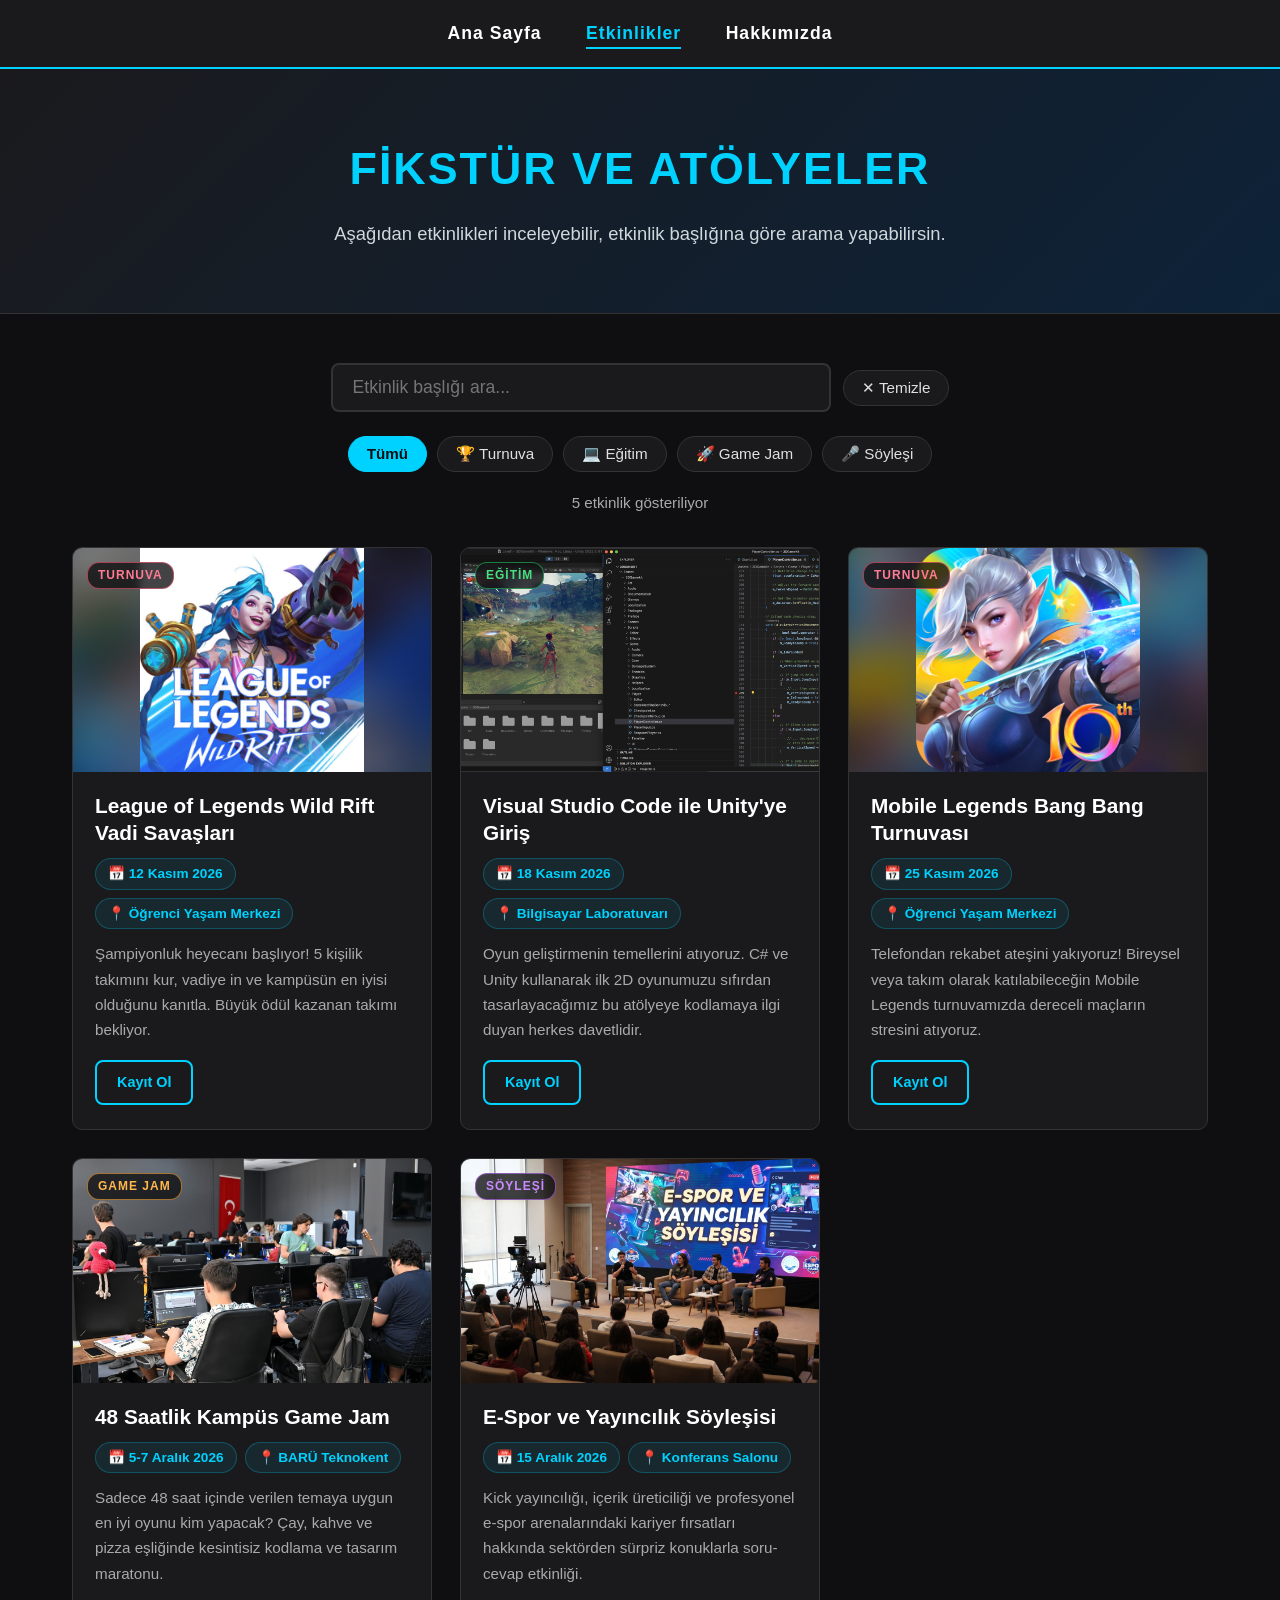
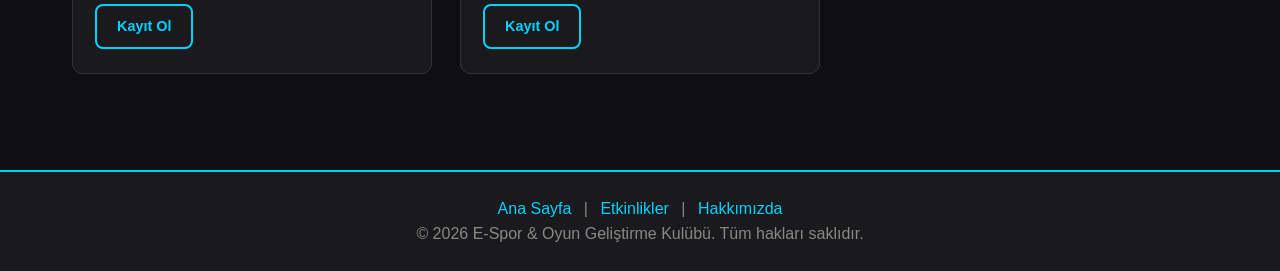
<file: etkinlikler.html>
<!DOCTYPE html>
<html lang="tr">
<head>
    <meta charset="UTF-8">
    <meta name="viewport" content="width=device-width, initial-scale=1.0">
    <meta name="description" content="E-Spor ve Oyun Geliştirme Kulübü etkinlik takvimi: turnuvalar, atölyeler, Game Jam ve söyleşiler.">
    <title>Etkinlikler | E-Spor Kulübü</title>
    <link rel="stylesheet" href="style.css">
    <link rel="icon" href="data:image/svg+xml,<svg xmlns=%22http://www.w3.org/2000/svg%22 viewBox=%220 0 100 100%22><text y=%22.9em%22 font-size=%2290%22>🎮</text></svg>">
</head>
<body>

    <nav aria-label="Ana menü">
        <button class="menu-toggle" aria-label="Menüyü aç/kapat" aria-expanded="false" aria-controls="menu">☰</button>
        <ul id="menu">
            <li><a href="index.html">Ana Sayfa</a></li>
            <li><a href="etkinlikler.html" aria-current="page">Etkinlikler</a></li>
            <li><a href="hakkimizda.html">Hakkımızda</a></li>
        </ul>
    </nav>

    <header>
        <h1>Fikstür ve Atölyeler</h1>
        <p>Aşağıdan etkinlikleri inceleyebilir, etkinlik başlığına göre arama yapabilirsin.</p>
    </header>

    <main>
        
        <div class="search-container">
            <label for="searchInput" class="sr-only">Etkinlik başlığında ara</label>
       <input type="text" id="searchInput" autocomplete="off" placeholder="Etkinlik başlığı ara...">
<button type="button" class="filter-btn" id="clearBtn">✕ Temizle</button>
<ul id="oneriKutusu" class="oneri-kutusu" role="listbox" hidden></ul>
        </div>

        <div class="filters" role="group" aria-label="Kategori filtresi">
            <button class="filter-btn active" data-filter="hepsi">Tümü</button>
            <button class="filter-btn" data-filter="turnuva">🏆 Turnuva</button>
            <button class="filter-btn" data-filter="egitim">💻 Eğitim</button>
            <button class="filter-btn" data-filter="jam">🚀 Game Jam</button>
            <button class="filter-btn" data-filter="soylesi">🎤 Söyleşi</button>
        </div>

        <p class="result-info" id="resultInfo" aria-live="polite"></p>

        <div class="events-grid" id="eventsContainer">

            <article class="card" data-category="turnuva">
                <div class="ev-media" style="--img: url('images/Wr.jpeg')">
                    <img src="images/Wr.jpeg" alt="League of Legends: Wild Rift oyun görseli" loading="lazy">
                    <span class="tag">Turnuva</span>
                </div>
                <div class="card-body">
                    <h3>League of Legends Wild Rift Vadi Savaşları</h3>
                    <div class="date-location">
                        <span>📅 <time datetime="2026-11-12">12 Kasım 2026</time></span>
                        <span>📍 Öğrenci Yaşam Merkezi</span>
                    </div>
                    <p>Şampiyonluk heyecanı başlıyor! 5 kişilik takımını kur, vadiye in ve kampüsün en iyisi olduğunu kanıtla. Büyük ödül kazanan takımı bekliyor.</p>
                    <div class="card-actions"><a class="btn-register" href="https://mail.google.com/mail/?view=cm&amp;to=ardaakyuz477@gmail.com&amp;su=Kay%C4%B1t%3A%20League%20of%20Legends%20Wild%20Rift%20Vadi%20Sava%C5%9Flar%C4%B1&amp;body=Merhaba%2C%20%22League%20of%20Legends%20Wild%20Rift%20Vadi%20Sava%C5%9Flar%C4%B1%22%20etkinli%C4%9Fine%20kat%C4%B1lmak%20istiyorum.%0A%0AAd%20Soyad%3A%0AB%C3%B6l%C3%BCm%3A%0AOkul%20No%3A%0A" target="_blank" rel="noopener" aria-label="League of Legends Wild Rift Vadi Savaşları için kayıt ol">Kayıt Ol</a></div>
                </div>
            </article>

            <article class="card" data-category="egitim">
                <div class="ev-media ev-fill ev-unity">
                    <img src="images/unity.jpeg" alt="Unity editörü ve Visual Studio Code ekran görüntüsü" loading="lazy">
                    <span class="tag">Eğitim</span>
                </div>
                <div class="card-body">
                    <h3>Visual Studio Code ile Unity'ye Giriş</h3>
                    <div class="date-location">
                        <span>📅 <time datetime="2026-11-18">18 Kasım 2026</time></span>
                        <span>📍 Bilgisayar Laboratuvarı</span>
                    </div>
                    <p>Oyun geliştirmenin temellerini atıyoruz. C# ve Unity kullanarak ilk 2D oyunumuzu sıfırdan tasarlayacağımız bu atölyeye kodlamaya ilgi duyan herkes davetlidir.</p>
                    <div class="card-actions"><a class="btn-register" href="https://mail.google.com/mail/?view=cm&amp;to=ardaakyuz477@gmail.com&amp;su=Kay%C4%B1t%3A%20Visual%20Studio%20Code%20ile%20Unity%27ye%20Giri%C5%9F&amp;body=Merhaba%2C%20%22Visual%20Studio%20Code%20ile%20Unity%27ye%20Giri%C5%9F%22%20etkinli%C4%9Fine%20kat%C4%B1lmak%20istiyorum.%0A%0AAd%20Soyad%3A%0AB%C3%B6l%C3%BCm%3A%0AOkul%20No%3A%0A" target="_blank" rel="noopener" aria-label="Visual Studio Code ile Unity'ye Giriş için kayıt ol">Kayıt Ol</a></div>
                </div>
            </article>

            <article class="card" data-category="turnuva">
                <div class="ev-media" style="--img: url('images/Mlbb.jpeg')">
                    <img src="images/Mlbb.jpeg" alt="Mobile Legends: Bang Bang oyun görseli" loading="lazy">
                    <span class="tag">Turnuva</span>
                </div>
                <div class="card-body">
                    <h3>Mobile Legends Bang Bang Turnuvası</h3>
                    <div class="date-location">
                        <span>📅 <time datetime="2026-11-25">25 Kasım 2026</time></span>
                        <span>📍 Öğrenci Yaşam Merkezi</span>
                    </div>
                    <p>Telefondan rekabet ateşini yakıyoruz! Bireysel veya takım olarak katılabileceğin Mobile Legends turnuvamızda dereceli maçların stresini atıyoruz.</p>
                    <div class="card-actions"><a class="btn-register" href="https://mail.google.com/mail/?view=cm&amp;to=ardaakyuz477@gmail.com&amp;su=Kay%C4%B1t%3A%20Mobile%20Legends%20Bang%20Bang%20Turnuvas%C4%B1&amp;body=Merhaba%2C%20%22Mobile%20Legends%20Bang%20Bang%20Turnuvas%C4%B1%22%20etkinli%C4%9Fine%20kat%C4%B1lmak%20istiyorum.%0A%0AAd%20Soyad%3A%0AB%C3%B6l%C3%BCm%3A%0AOkul%20No%3A%0A" target="_blank" rel="noopener" aria-label="Mobile Legends Bang Bang Turnuvası için kayıt ol">Kayıt Ol</a></div>
                </div>
            </article>

            <article class="card" data-category="jam">
                <div class="ev-media ev-fill">
                    <img src="images/48.jpg" alt="48 saatlik kampüs game jam etkinliğinde bilgisayar başında çalışan katılımcılar" loading="lazy">
                    <span class="tag">Game Jam</span>
                </div>
                <div class="card-body">
                    <h3>48 Saatlik Kampüs Game Jam</h3>
                    <div class="date-location">
                        <span>📅 <time datetime="2026-12-05">5-7 Aralık 2026</time></span>
                        <span>📍 BARÜ Teknokent</span>
                    </div>
                    <p>Sadece 48 saat içinde verilen temaya uygun en iyi oyunu kim yapacak? Çay, kahve ve pizza eşliğinde kesintisiz kodlama ve tasarım maratonu.</p>
                    <div class="card-actions"><a class="btn-register" href="https://mail.google.com/mail/?view=cm&amp;to=ardaakyuz477@gmail.com&amp;su=Kay%C4%B1t%3A%2048%20Saatlik%20Kamp%C3%BCs%20Game%20Jam&amp;body=Merhaba%2C%20%2248%20Saatlik%20Kamp%C3%BCs%20Game%20Jam%22%20etkinli%C4%9Fine%20kat%C4%B1lmak%20istiyorum.%0A%0AAd%20Soyad%3A%0AB%C3%B6l%C3%BCm%3A%0AOkul%20No%3A%0A" target="_blank" rel="noopener" aria-label="48 Saatlik Kampüs Game Jam için kayıt ol">Kayıt Ol</a></div>
                </div>
            </article>

            <article class="card" data-category="soylesi">
                <div class="ev-media ev-fill">
                    <img src="images/Espor.jpg" alt="E-Spor ve Yayıncılık Söyleşisi sahnesinde konuşmacılar ve izleyiciler" loading="lazy">
                    <span class="tag">Söyleşi</span>
                </div>
                <div class="card-body">
                    <h3>E-Spor ve Yayıncılık Söyleşisi</h3>
                    <div class="date-location">
                        <span>📅 <time datetime="2026-12-15">15 Aralık 2026</time></span>
                        <span>📍 Konferans Salonu</span>
                    </div>
                    <p>Kick yayıncılığı, içerik üreticiliği ve profesyonel e-spor arenalarındaki kariyer fırsatları hakkında sektörden sürpriz konuklarla soru-cevap etkinliği.</p>
                    <div class="card-actions"><a class="btn-register" href="https://mail.google.com/mail/?view=cm&amp;to=ardaakyuz477@gmail.com&amp;su=Kay%C4%B1t%3A%20E-Spor%20ve%20Yay%C4%B1nc%C4%B1l%C4%B1k%20S%C3%B6yle%C5%9Fisi&amp;body=Merhaba%2C%20%22E-Spor%20ve%20Yay%C4%B1nc%C4%B1l%C4%B1k%20S%C3%B6yle%C5%9Fisi%22%20etkinli%C4%9Fine%20kat%C4%B1lmak%20istiyorum.%0A%0AAd%20Soyad%3A%0AB%C3%B6l%C3%BCm%3A%0AOkul%20No%3A%0A" target="_blank" rel="noopener" aria-label="E-Spor ve Yayıncılık Söyleşisi için kayıt ol">Kayıt Ol</a></div>
                </div>
            </article>

        </div>

        <p class="no-results" id="noResults">😕 Aradığın kriterlere uygun etkinlik bulunamadı.</p>
    </main>

    <footer>
        <p>
            <a href="index.html">Ana Sayfa</a> |
            <a href="etkinlikler.html">Etkinlikler</a> |
            <a href="hakkimizda.html">Hakkımızda</a>
        </p>
        <p>&copy; 2026 E-Spor &amp; Oyun Geliştirme Kulübü. Tüm hakları saklıdır.</p>
    </footer>

    <script src="script.js"></script>
</body>
</html>
</file>
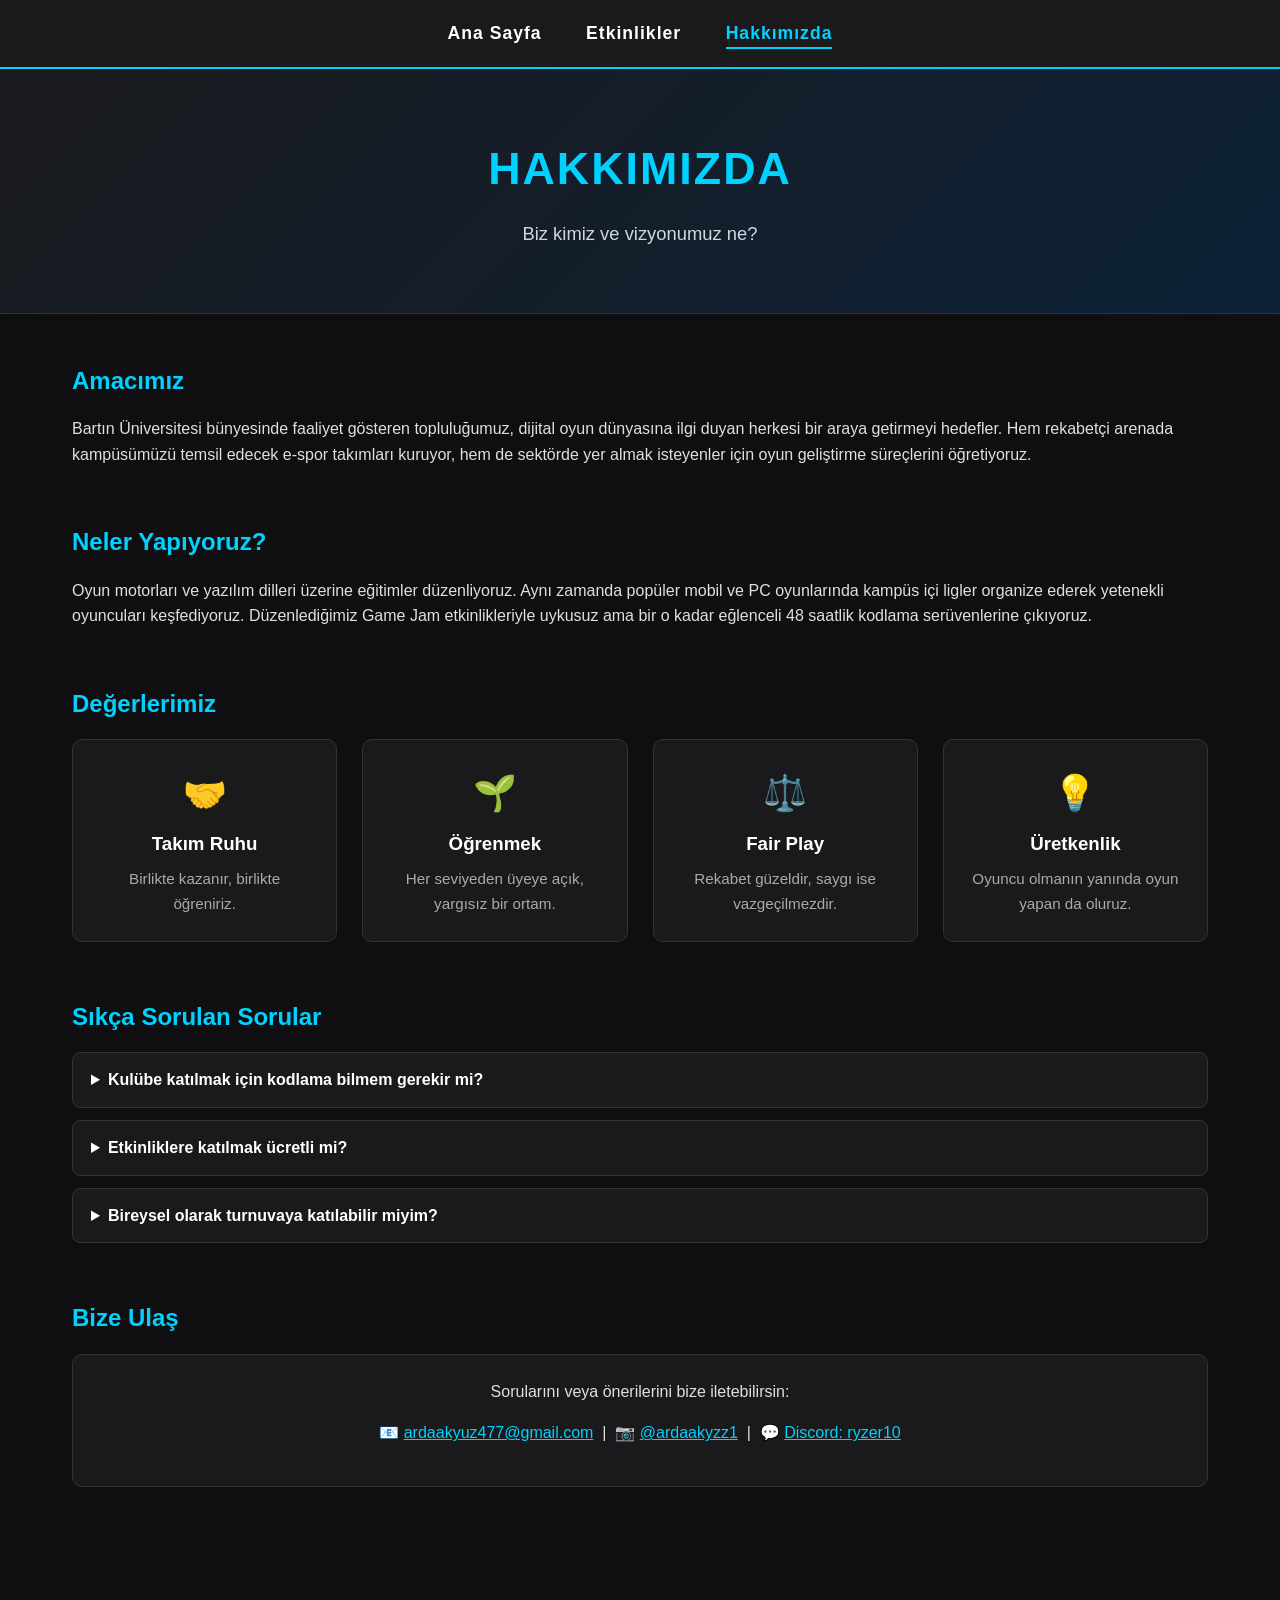
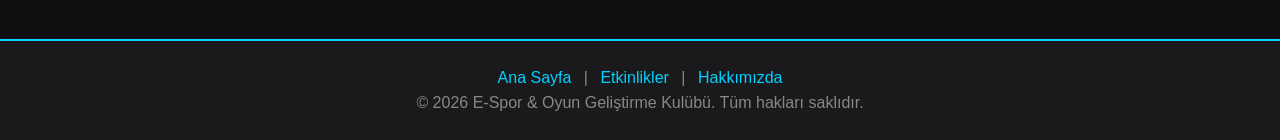
<file: hakkimizda.html>
<!DOCTYPE html>
<html lang="tr">
<head>
    <meta charset="UTF-8">
    <meta name="viewport" content="width=device-width, initial-scale=1.0">
    <meta name="description" content="E-Spor ve Oyun Geliştirme Kulübü'nün amacı, faaliyetleri ve sıkça sorulan sorular.">
    <title>Hakkımızda | E-Spor Kulübü</title>
    <link rel="stylesheet" href="style.css">
    <link rel="icon" href="data:image/svg+xml,<svg xmlns=%22http://www.w3.org/2000/svg%22 viewBox=%220 0 100 100%22><text y=%22.9em%22 font-size=%2290%22>🎮</text></svg>">
</head>
<body>

    <nav aria-label="Ana menü">
        <button class="menu-toggle" aria-label="Menüyü aç/kapat" aria-expanded="false" aria-controls="menu">☰</button>
        <ul id="menu">
            <li><a href="index.html">Ana Sayfa</a></li>
            <li><a href="etkinlikler.html">Etkinlikler</a></li>
            <li><a href="hakkimizda.html" aria-current="page">Hakkımızda</a></li>
        </ul>
    </nav>

    <header>
        <h1>Hakkımızda</h1>
        <p>Biz kimiz ve vizyonumuz ne?</p>
    </header>

    <main>
        <section class="section reveal">
            <h2>Amacımız</h2>
            <p>Bartın Üniversitesi bünyesinde faaliyet gösteren topluluğumuz, dijital oyun dünyasına ilgi duyan herkesi bir araya getirmeyi hedefler. Hem rekabetçi arenada kampüsümüzü temsil edecek e-spor takımları kuruyor, hem de sektörde yer almak isteyenler için oyun geliştirme süreçlerini öğretiyoruz.</p>
        </section>

        <section class="section reveal">
            <h2>Neler Yapıyoruz?</h2>
            <p>Oyun motorları ve yazılım dilleri üzerine eğitimler düzenliyoruz. Aynı zamanda popüler mobil ve PC oyunlarında kampüs içi ligler organize ederek yetenekli oyuncuları keşfediyoruz. Düzenlediğimiz Game Jam etkinlikleriyle uykusuz ama bir o kadar eğlenceli 48 saatlik kodlama serüvenlerine çıkıyoruz.</p>
        </section>

        <section class="section reveal">
            <h2>Değerlerimiz</h2>
            <div class="features">
                <div class="feature"><span class="icon">🤝</span><h3>Takım Ruhu</h3><p>Birlikte kazanır, birlikte öğreniriz.</p></div>
                <div class="feature"><span class="icon">🌱</span><h3>Öğrenmek</h3><p>Her seviyeden üyeye açık, yargısız bir ortam.</p></div>
                <div class="feature"><span class="icon">⚖️</span><h3>Fair Play</h3><p>Rekabet güzeldir, saygı ise vazgeçilmezdir.</p></div>
                <div class="feature"><span class="icon">💡</span><h3>Üretkenlik</h3><p>Oyuncu olmanın yanında oyun yapan da oluruz.</p></div>
            </div>
        </section>

        <section class="section reveal">
            <h2>Sıkça Sorulan Sorular</h2>
            <details>
                <summary>Kulübe katılmak için kodlama bilmem gerekir mi?</summary>
                <p>Hayır. Atölyelerimiz sıfırdan başlar; sadece merak etmen yeterli.</p>
            </details>
            <details>
                <summary>Etkinliklere katılmak ücretli mi?</summary>
                <p>Kampüs içi etkinliklerimiz öğrencilere ücretsizdir.</p>
            </details>
            <details>
                <summary>Bireysel olarak turnuvaya katılabilir miyim?</summary>
                <p>Evet. Mobile Legends gibi etkinliklerde bireysel katılım mümkündür; Wild Rift gibi 5 kişilik takım oyunlarında ise takım kurmana yardımcı oluruz.</p>
            </details>
        </section>

        <section class="section reveal">
            <h2>Bize Ulaş</h2>
            <div class="contact-box">
                <p>Sorularını veya önerilerini bize iletebilirsin:</p>
            <p>📧 <a href="https://mail.google.com/mail/?view=cm&amp;to=ardaakyuz477@gmail.com&amp;su=Kul%C3%BCp%20Hakk%C4%B1nda" target="_blank" rel="noopener">ardaakyuz477@gmail.com</a> &nbsp;|&nbsp; 📷 <a href="https://instagram.com/ardaakyzz1" target="_blank" rel="noopener">@ardaakyzz1</a> &nbsp;|&nbsp; 💬 <a href="https://discord.com/users/726012746541563967" target="_blank" rel="noopener">Discord: ryzer10</a></p>
            </div>
        </section>
    </main>

    <footer>
        <p>
            <a href="index.html">Ana Sayfa</a> |
            <a href="etkinlikler.html">Etkinlikler</a> |
            <a href="hakkimizda.html">Hakkımızda</a>
        </p>
        <p>&copy; 2026 E-Spor &amp; Oyun Geliştirme Kulübü. Tüm hakları saklıdır.</p>
    </footer>

    <script src="script.js"></script>
</body>
</html>
</file>
<file: style.css>
:root {
    --bg: #0f0f11;
    --panel: #1a1a1d;
    --border: #333;
    --accent: #00d2ff;
    --text: #e0e0e0;
    --muted: #aaa;
}

* {
    margin: 0;
    padding: 0;
    box-sizing: border-box;
    font-family: 'Segoe UI', Tahoma, Geneva, Verdana, sans-serif;
}

html { scroll-behavior: smooth; }

body {
    background-color: var(--bg);
    color: var(--text);
    line-height: 1.6;
    min-height: 100vh;
    display: flex;
    flex-direction: column;
}

a:focus-visible, button:focus-visible, input:focus-visible, summary:focus-visible {
    outline: 3px solid var(--accent);
    outline-offset: 3px;
}

/* ---------- Navigasyon ---------- */
nav {
    background-color: var(--panel);
    padding: 1.2rem 0;
    text-align: center;
    border-bottom: 2px solid var(--accent);
    position: sticky;
    top: 0;
    z-index: 100;
}

nav ul { list-style: none; }
nav ul li { display: inline; margin: 0 20px; }

nav ul li a {
    color: #fff;
    text-decoration: none;
    font-weight: bold;
    font-size: 1.1rem;
    letter-spacing: 1px;
    padding-bottom: 4px;
    border-bottom: 2px solid transparent;
    transition: color 0.3s, text-shadow 0.3s, border-color 0.3s;
}

nav ul li a:hover {
    color: var(--accent);
    text-shadow: 0 0 8px var(--accent);
}

nav ul li a[aria-current="page"] {
    color: var(--accent);
    border-bottom-color: var(--accent);
}

.menu-toggle {
    display: none;
    background: none;
    border: 1px solid var(--accent);
    color: var(--accent);
    font-size: 1.5rem;
    padding: 4px 14px;
    border-radius: 6px;
    cursor: pointer;
    margin: 0 auto;
}

/* ---------- Header ---------- */
header {
    background: linear-gradient(135deg, #1a1a1d 0%, #0d2238 100%);
    color: white;
    text-align: center;
    padding: 4rem 2rem;
    border-bottom: 1px solid var(--border);
}

header h1 {
    font-size: 2.8rem;
    margin-bottom: 15px;
    color: var(--accent);
    text-transform: uppercase;
    letter-spacing: 2px;
}

header p { font-size: 1.15rem; color: #cfd8dc; }

.hero-buttons {
    margin-top: 2rem;
    display: flex;
    gap: 15px;
    justify-content: center;
    flex-wrap: wrap;
}

.btn {
    display: inline-block;
    padding: 12px 28px;
    border-radius: 8px;
    font-weight: bold;
    text-decoration: none;
    border: 2px solid var(--accent);
    transition: transform 0.2s, box-shadow 0.3s, background 0.3s;
}

.btn-primary { background: var(--accent); color: #0f0f11; }
.btn-outline { background: transparent; color: var(--accent); }
.btn:hover { transform: translateY(-3px); box-shadow: 0 0 18px rgba(0, 210, 255, 0.5); }

/* ---------- İçerik ---------- */
main {
    padding: 3rem 2rem;
    max-width: 1200px;
    margin: 0 auto;
    width: 100%;
    flex: 1;
}

main h2 { color: var(--accent); margin-bottom: 1rem; }
main p { margin-bottom: 1rem; }
.section { margin-bottom: 3.5rem; }
.center { text-align: center; }

/* Sıradaki etkinlik / geri sayım */
.next-event {
    background: var(--panel);
    border: 1px solid var(--accent);
    border-radius: 12px;
    padding: 1.8rem;
    text-align: center;
    box-shadow: 0 0 20px rgba(0, 210, 255, 0.15);
}

.next-event h3 { color: #fff; font-size: 1.5rem; margin: 0.4rem 0; }
.next-event .label { color: var(--accent); font-weight: bold; letter-spacing: 1px; font-size: 0.85rem; }

.countdown {
    display: flex;
    gap: 15px;
    justify-content: center;
    margin-top: 1.2rem;
    flex-wrap: wrap;
}

.countdown div {
    background: #0f0f11;
    border: 1px solid var(--border);
    border-radius: 8px;
    min-width: 80px;
    padding: 10px;
}

.countdown strong { display: block; font-size: 1.8rem; color: var(--accent); }
.countdown span { font-size: 0.8rem; color: var(--muted); }

/* İstatistik ve özellik kutuları */
.stats, .features {
    display: flex;
    flex-wrap: wrap;
    gap: 25px;
    justify-content: center;
}

.stat, .feature {
    background: var(--panel);
    border: 1px solid var(--border);
    border-radius: 10px;
    padding: 25px;
    flex: 1 1 220px;
    max-width: 280px;
    text-align: center;
    transition: transform 0.3s, box-shadow 0.3s, border-color 0.3s;
}

.stat:hover, .feature:hover {
    transform: translateY(-6px);
    border-color: var(--accent);
    box-shadow: 0 0 18px rgba(0, 210, 255, 0.3);
}

.stat strong { display: block; font-size: 2.2rem; color: var(--accent); }
.feature .icon { font-size: 2.2rem; display: block; margin-bottom: 8px; }
.feature h3 { color: #fff; margin-bottom: 8px; }
.feature p { color: var(--muted); font-size: 0.95rem; margin: 0; }

/* ---------- Etkinlik arama ve filtre ---------- */
.search-container { text-align: center; margin-bottom: 1.5rem; }

#searchInput {
    padding: 12px 20px;
    width: 70%;
    max-width: 500px;
    font-size: 1.1rem;
    background-color: var(--panel);
    color: #fff;
    border: 2px solid var(--border);
    border-radius: 8px;
    outline: none;
    transition: border-color 0.3s;
}

#searchInput:focus { border-color: var(--accent); }

#clearBtn { margin: 8px 0 0 8px; }

.filters {
    display: flex;
    gap: 10px;
    justify-content: center;
    flex-wrap: wrap;
    margin-bottom: 1.2rem;
}

.filter-btn {
    background: var(--panel);
    color: var(--text);
    border: 1px solid var(--border);
    border-radius: 20px;
    padding: 8px 18px;
    cursor: pointer;
    font-size: 0.95rem;
    transition: all 0.3s;
}

.filter-btn:hover { border-color: var(--accent); color: var(--accent); }
.filter-btn.active { background: var(--accent); color: #0f0f11; border-color: var(--accent); font-weight: bold; }

.result-info { text-align: center; color: var(--muted); margin-bottom: 2rem; font-size: 0.95rem; }

.no-results {
    display: none;
    text-align: center;
    color: var(--muted);
    font-size: 1.1rem;
    padding: 2rem;
}

/* ---------- Kartlar ---------- */
.card {
    background: var(--panel);
    border: 1px solid var(--border);
    border-radius: 10px;
    width: 320px;
    padding: 25px;
    transition: transform 0.3s, box-shadow 0.3s, border-color 0.3s;
}

.card:hover {
    transform: translateY(-8px);
    box-shadow: 0 0 20px rgba(0, 210, 255, 0.4);
    border-color: var(--accent);
}

.card h3 { color: #fff; margin-bottom: 12px; font-size: 1.3rem; }
.card p { font-size: 0.95rem; color: var(--muted); margin-bottom: 10px; }

.card .date-location {
    font-weight: bold;
    color: var(--accent);
    border-bottom: 1px solid var(--border);
    padding-bottom: 12px;
    margin-bottom: 15px;
    font-size: 0.9rem;
}
.tag {
    display: inline-block;
    font-size: 0.75rem;
    font-weight: bold;
    letter-spacing: 1px;
    text-transform: uppercase;
    padding: 3px 10px;
    border-radius: 12px;
    background: rgba(0, 210, 255, 0.12);
    color: var(--accent);
    border: 1px solid rgba(0, 210, 255, 0.4);
    margin-bottom: 10px;
}

/* ---------- Hakkımızda ---------- */
details {
    background: var(--panel);
    border: 1px solid var(--border);
    border-radius: 8px;
    padding: 14px 18px;
    margin-bottom: 12px;
}

details summary { cursor: pointer; font-weight: bold; color: #fff; }
details[open] { border-color: var(--accent); }
details p { margin: 10px 0 0; color: var(--muted); }

.contact-box {
    background: var(--panel);
    border: 1px solid var(--border);
    border-radius: 10px;
    padding: 1.5rem;
    text-align: center;
}

.contact-box a { color: var(--accent); }

/* ---------- Footer ---------- */
footer {
    text-align: center;
    padding: 1.5rem;
    background-color: var(--panel);
    color: #888;
    border-top: 2px solid var(--accent);
    width: 100%;
    margin-top: 3rem;
}

footer a { color: var(--accent); text-decoration: none; margin: 0 8px; }
footer a:hover { text-decoration: underline; }

/* ---------- Görünme animasyonu ---------- */
.js .reveal { opacity: 0; transform: translateY(25px); transition: opacity 0.7s, transform 0.7s; }
.js .reveal.visible { opacity: 1; transform: none; }

@media (prefers-reduced-motion: reduce) {
    * { transition: none !important; animation: none !important; scroll-behavior: auto !important; }
    .js .reveal { opacity: 1; transform: none; }
}

/* ---------- Mobil ---------- */
@media (max-width: 700px) {
    .menu-toggle { display: block; }
    nav ul { display: none; margin-top: 1rem; }
    nav ul.open { display: block; }
    nav ul li { display: block; margin: 0; padding: 10px 0; }
    header h1 { font-size: 1.9rem; }
    header { padding: 3rem 1.2rem; }
    .hero { padding: 4rem 1.2rem; }
    main { padding: 2rem 1.2rem; }
    #searchInput { width: 100%; }
}

/* ---------- Erişilebilirlik + Galeri ---------- */
.sr-only {
    position: absolute;
    width: 1px;
    height: 1px;
    overflow: hidden;
    clip: rect(0, 0, 0, 0);
    white-space: nowrap;
}

.gallery {
    display: grid;
    grid-template-columns: repeat(auto-fit, minmax(220px, 1fr));
    gap: 20px;
}

.gallery img {
    width: 100%;
    height: auto;
    aspect-ratio: 16 / 10;
    object-fit: cover;
    display: block;
}

/* Kartlar: ızgara düzeninde, eşit yükseklikte */
.events-grid { display: grid; }
.card { width: auto; display: flex; flex-direction: column; }

.hero {
    background:
        linear-gradient(180deg, rgba(15, 15, 17, 0.55) 0%, rgba(15, 15, 17, 0.92) 100%),
        url("images/gamejam.jpg") center / cover no-repeat;
    padding: 6rem 2rem;
}


/* ---------- Etkinlikler sayfası (kartlar + görseller) ---------- */
.events-grid {
    max-width: 1200px;
    margin: 0 auto;
    grid-template-columns: repeat(auto-fill, minmax(300px, 1fr));
    gap: 28px;
}

.events-grid .card {
    padding: 0;
    overflow: hidden;
    display: flex;
    flex-direction: column;
}

/* Görsel çerçevesi: hepsi aynı oran, hiçbiri bozulmaz */
.ev-media {
    position: relative;
    aspect-ratio: 16 / 10;
    overflow: hidden;
    background: #0b1a2b;
}

/* Arka plan: aynı görselin bulanık hali */
.ev-media::before {
    content: "";
    position: absolute;
    inset: -30px;
    background: var(--img) center / cover;
    filter: blur(22px) brightness(0.5) saturate(1.2);
}

.ev-media img {
    position: relative;
    z-index: 1;
    display: block;
    width: 100%;
    height: 100%;
    object-fit: contain;          /* varsayılan: kesmeden tamamını göster */
    transition: transform 0.5s;
}

/* Yatay fotoğraflar çerçeveyi tam doldurur */
.ev-media.ev-fill img { object-fit: cover; object-position: center 40%; }
.ev-media.ev-fill::before { display: none; }

.events-grid .card:hover .ev-media img { transform: scale(1.04); }

.ev-media .tag {
    position: absolute;
    z-index: 2;
    top: 14px;
    left: 14px;
    margin: 0;
    background: rgba(15, 15, 17, 0.78);
    backdrop-filter: blur(4px);
}

.card-body {
    display: flex;
    flex-direction: column;
    gap: 12px;
    padding: 20px 22px 24px;
    flex: 1;
}

.card-body h3 { margin: 0; line-height: 1.3; }
.card-body p { margin: 0; line-height: 1.65; }

.card-body .date-location {
    display: flex;
    flex-wrap: wrap;
    gap: 8px;
    border: 0;
    padding: 0;
    margin: 0;
}

.card-body .date-location span {
    display: inline-block;
    background: rgba(0, 210, 255, 0.08);
    border: 1px solid rgba(0, 210, 255, 0.25);
    border-radius: 999px;
    padding: 4px 12px;
    font-size: 0.85rem;
}

/* Kategoriye göre etiket rengi */
.card[data-category="turnuva"] .tag { color: #ff7a93; border-color: rgba(255, 92, 124, 0.6); }
.card[data-category="egitim"]  .tag { color: #4ade80; border-color: rgba(34, 197, 94, 0.6); }
.card[data-category="jam"]     .tag { color: #ffb74d; border-color: rgba(255, 170, 60, 0.6); }
.card[data-category="soylesi"] .tag { color: #c98bff; border-color: rgba(190, 110, 255, 0.6); }

@media (max-width: 700px) {
    .events-grid { grid-template-columns: 1fr; }
    .events-grid .card:hover { transform: none; }
}

/* Unity ekran görüntüsü: oyun sahnesi + kod birlikte görünsün */
.ev-media.ev-unity img { object-position: 30% center; }

.search-container {
    position: relative;
}

.oneri-kutusu {
    position: absolute;
    top: 100%;
    left: 0;
    right: 0;
    z-index: 50;
    margin: 4px 0 0;
    padding: 0;
    list-style: none;
    background: #1b1b2b;
    border: 1px solid #444;
    border-radius: 8px;
    max-height: 220px;
    overflow-y: auto;
    box-shadow: 0 8px 20px rgba(0, 0, 0, 0.4);
}

.oneri-kutusu li {
    padding: 12px 14px;
    color: #fff;
    cursor: pointer;
}

.oneri-kutusu li:hover,
.oneri-kutusu li.secili {
    background: #2d2d46;
}

.oneri-kutusu mark {
    background: none;
    color: #ffb400;
    font-weight: bold;
}

/* ---------- Galeri kartları (ana sayfa) ---------- */
.gallery .card { padding: 0; overflow: hidden; }
.gallery .card-body { padding: 14px 16px; }
.gallery .card-body h3 { font-size: 1.05rem; text-align: center; }

/* ---------- Kayıt Ol butonu ---------- */
.card-actions { margin-top: auto; padding-top: 6px; }

.btn-register {
    display: inline-block;
    padding: 9px 20px;
    border: 2px solid var(--accent);
    border-radius: 8px;
    color: var(--accent);
    font-weight: bold;
    font-size: 0.9rem;
    text-decoration: none;
    transition: background 0.3s, color 0.3s, box-shadow 0.3s;
}

.btn-register:hover,
.btn-register:focus-visible {
    background: var(--accent);
    color: #0f0f11;
    box-shadow: 0 0 14px rgba(0, 210, 255, 0.5);
}

/* ---------- Fotoğraf büyütme (lightbox) ---------- */
img.zoomable { cursor: zoom-in; }

.lightbox {
    position: fixed;
    inset: 0;
    z-index: 1000;
    display: flex;
    align-items: center;
    justify-content: center;
    padding: 3.5rem 4.5rem;
    background: rgba(0, 0, 0, 0.88);
}

.lightbox[hidden], .lightbox [hidden] { display: none !important; }

.lightbox figure { max-width: 100%; max-height: 100%; text-align: center; }

.lightbox figure img {
    max-width: 100%;
    max-height: calc(100vh - 9rem);
    object-fit: contain;
    border-radius: 8px;
    box-shadow: 0 0 40px rgba(0, 210, 255, 0.25);
    cursor: default;
}

.lightbox figcaption { margin-top: 12px; color: var(--muted); font-size: 0.95rem; }

.lb-btn {
    position: absolute;
    background: rgba(26, 26, 29, 0.85);
    color: #fff;
    border: 1px solid var(--accent);
    border-radius: 50%;
    width: 46px;
    height: 46px;
    font-size: 1.5rem;
    line-height: 1;
    cursor: pointer;
    transition: background 0.3s, color 0.3s;
}

.lb-btn:hover { background: var(--accent); color: #0f0f11; }
.lb-close { top: 16px; right: 16px; }
.lb-prev { left: 16px; top: 50%; transform: translateY(-50%); }
.lb-next { right: 16px; top: 50%; transform: translateY(-50%); }

@media (max-width: 700px) {
    .lightbox { padding: 4rem 0.8rem 3rem; }
    .lb-prev, .lb-next { top: auto; bottom: 12px; transform: none; }
    .lb-prev { left: 30%; }
    .lb-next { right: 30%; }
}
</file>
